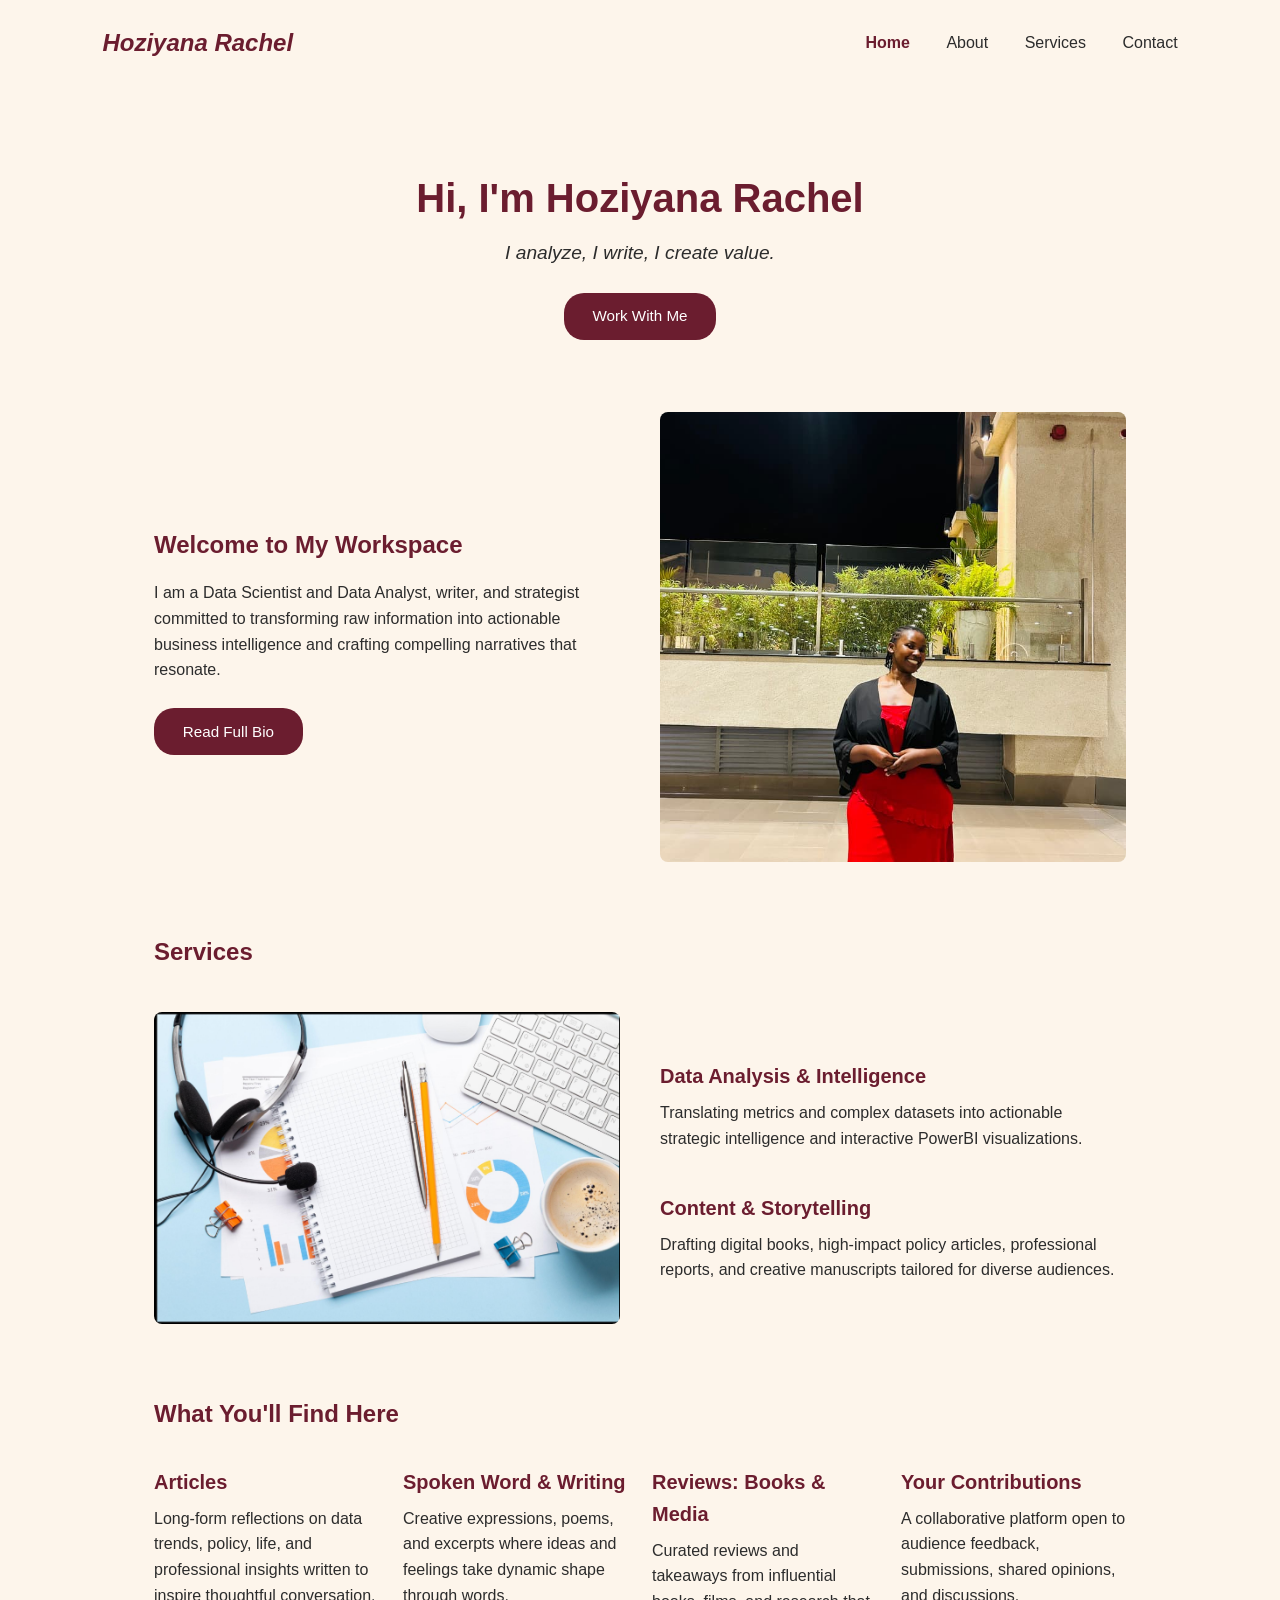
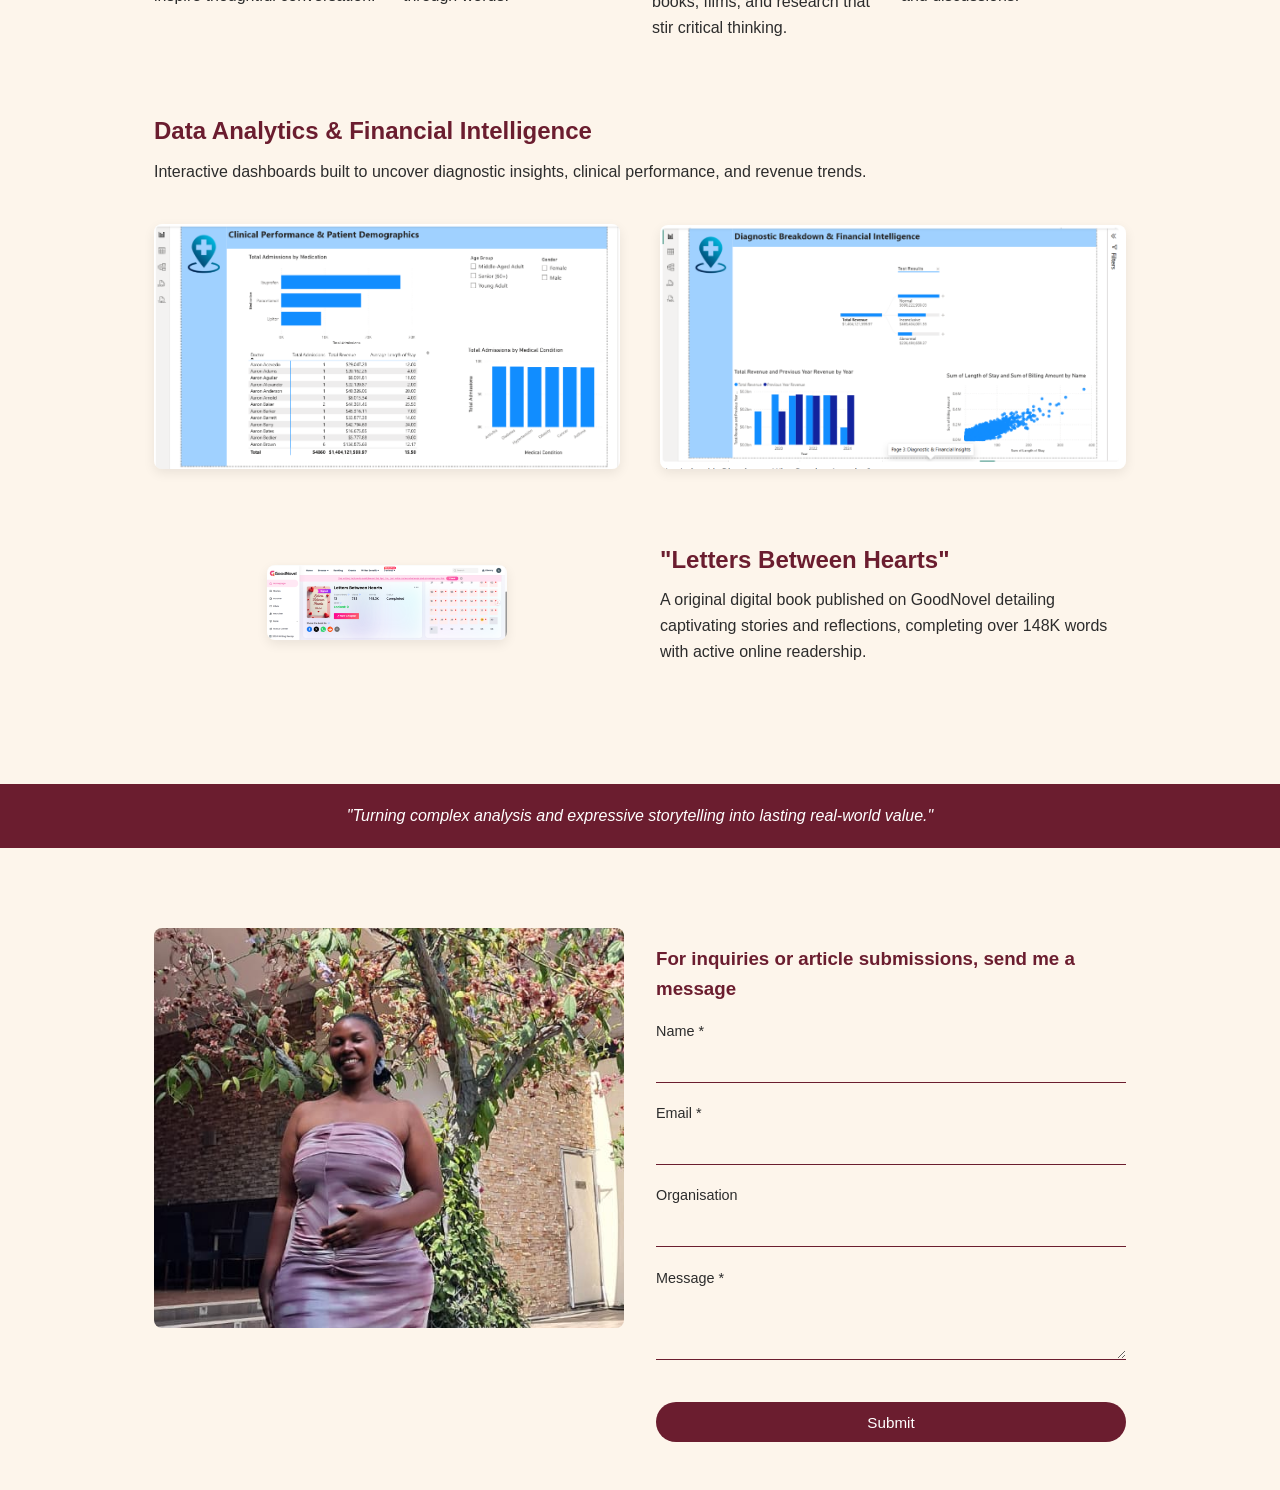
<file: index.html>
<!DOCTYPE html>
<html lang="en">
<head>
  <meta charset="UTF-8">
  <meta name="viewport" content="width=device-width, initial-scale=1.0">
  <title>Hoziyana Rachel - Portfolio</title>
  <style>
    :root {
      --bg-color: #fdf5eb;
      --primary-color: #6b1d2f;
      --text-dark: #2c2c2c;
      --white: #ffffff;
    }

    * {
      box-sizing: border-box;
      margin: 0;
      padding: 0;
      font-family: 'Segoe UI', Tahoma, Geneva, Verdana, sans-serif;
    }

    body {
      background-color: var(--bg-color);
      color: var(--text-dark);
      line-height: 1.6;
      font-family: 'Segoe UI', Tahoma, Geneva, Verdana, sans-serif;
    }

    nav {
      display: flex;
      justify-content: space-between;
      align-items: center;
      padding: 1.5rem 8%;
    }

    .brand-logo {
      font-size: 1.5rem;
      font-weight: bold;
      color: var(--primary-color);
      text-decoration: none;
      font-style: italic;
    }

    .nav-links a {
      margin-left: 2rem;
      text-decoration: none;
      color: var(--text-dark);
      font-weight: 500;
      font-family: inherit;
    }

    .container {
      max-width: 1100px;
      margin: 0 auto;
      padding: 2rem 5%;
    }

    .hero {
      text-align: center;
      padding: 3rem 1rem 2rem 1rem;
    }

    .hero h1 {
      font-size: 2.5rem;
      color: var(--primary-color);
      margin-bottom: 0.5rem;
      font-family: inherit;
    }

    .hero p {
      font-size: 1.2rem;
      font-style: italic;
      margin-bottom: 1.5rem;
    }

    .btn-primary {
      display: inline-block;
      background-color: var(--primary-color);
      color: var(--white);
      padding: 0.7rem 1.8rem;
      border-radius: 20px;
      text-decoration: none;
      border: none;
      cursor: pointer;
      font-size: 0.95rem;
    }

    .grid-2 {
      display: grid;
      grid-template-columns: repeat(auto-fit, minmax(300px, 1fr));
      gap: 2.5rem;
      align-items: center;
      margin: 2.5rem 0;
    }

    .grid-4 {
      display: grid;
      grid-template-columns: repeat(auto-fit, minmax(220px, 1fr));
      gap: 1.5rem;
      margin-top: 1.5rem;
    }

    .img-fluid {
      width: 100%;
      height: auto;
      border-radius: 8px;
      object-fit: cover;
    }

    .profile-frame {
      max-height: 450px;
      object-fit: cover;
    }

    .card {
      background: transparent;
      padding: 0.5rem 0;
      border-radius: 0;
      box-shadow: none;
    }

    .card h3 {
      color: var(--primary-color);
      margin-bottom: 0.5rem;
      font-size: 1.25rem;
      font-family: inherit;
    }

    .quote-banner {
      background-color: var(--primary-color);
      color: var(--white);
      text-align: center;
      padding: 1.2rem 2rem;
      font-style: italic;
      margin-top: 3rem;
    }

    .contact-container {
      display: grid;
      grid-template-columns: repeat(auto-fit, minmax(300px, 1fr));
      background-color: transparent;
      border-radius: 0;
      overflow: hidden;
      margin-top: 2rem;
      box-shadow: none;
      gap: 2rem;
    }

    .contact-form {
      padding: 1rem 0;
      background-color: transparent;
    }

    .form-group {
      margin-bottom: 1.2rem;
    }

    .form-group label {
      display: block;
      margin-bottom: 0.3rem;
      font-size: 0.9rem;
    }

    .form-group input, .form-group textarea {
      width: 100%;
      padding: 0.6rem;
      border: none;
      border-bottom: 1px solid var(--primary-color);
      background: transparent;
      outline: none;
      font-family: inherit;
    }
  </style>
</head>
<body>

  <nav>
    <a href="index.html" class="brand-logo">Hoziyana Rachel</a>
    <div class="nav-links">
      <a href="index.html" style="color: var(--primary-color); font-weight: bold;">Home</a>
      <a href="about.html">About</a>
      <a href="#services">Services</a>
      <a href="#contact">Contact</a>
    </div>
  </nav>

  <main class="container">
    <!-- Hero Section -->
    <section class="hero">
      <h1>Hi, I'm Hoziyana Rachel</h1>
      <p>I analyze, I write, I create value.</p>
      <a href="#contact" class="btn-primary">Work With Me</a>
    </section>

    <!-- Brief Overview Section -->
    <section id="about" class="grid-2">
      <div>
        <h2 style="color: var(--primary-color); margin-bottom: 1rem;">Welcome to My Workspace</h2>
        <p>I am a Data Scientist and Data Analyst, writer, and strategist committed to transforming raw information into actionable business intelligence and crafting compelling narratives that resonate.</p>
        <br>
        <a href="about.html" class="btn-primary">Read Full Bio</a>
      </div>
      <div>
        <img src="images/profile1.jpg" alt="Hoziyana Rachel" class="img-fluid profile-frame">
      </div>
    </section>

    <!-- Services Section -->
    <section id="services" style="margin-top: 4rem;">
      <h2 style="color: var(--primary-color); margin-bottom: 1rem;">Services</h2>
      <div class="grid-2">
        <div>
          <img src="images/desk.jpg" alt="Data Analysis and Writing" class="img-fluid">
        </div>
        <div>
          <div class="card" style="margin-bottom: 1.5rem;">
            <h3>Data Analysis & Intelligence</h3>
            <p>Translating metrics and complex datasets into actionable strategic intelligence and interactive PowerBI visualizations.</p>
          </div>
          <div class="card">
            <h3>Content & Storytelling</h3>
            <p>Drafting digital books, high-impact policy articles, professional reports, and creative manuscripts tailored for diverse audiences.</p>
          </div>
        </div>
      </div>
    </section>

    <!-- What You'll Find Here Section -->
    <section style="margin-top: 4rem;">
      <h2 style="color: var(--primary-color); margin-bottom: 1rem;">What You'll Find Here</h2>
      <div class="grid-4">
        <div class="card">
          <h3>Articles</h3>
          <p>Long-form reflections on data trends, policy, life, and professional insights written to inspire thoughtful conversation.</p>
        </div>
        <div class="card">
          <h3>Spoken Word & Writing</h3>
          <p>Creative expressions, poems, and excerpts where ideas and feelings take dynamic shape through words.</p>
        </div>
        <div class="card">
          <h3>Reviews: Books & Media</h3>
          <p>Curated reviews and takeaways from influential books, films, and research that stir critical thinking.</p>
        </div>
        <div class="card">
          <h3>Your Contributions</h3>
          <p>A collaborative platform open to audience feedback, submissions, shared opinions, and discussions.</p>
        </div>
      </div>
    </section>

    <!-- Data Dashboards Showcase Section -->
    <section style="margin-top: 4rem;">
      <h2 style="color: var(--primary-color); margin-bottom: 0.5rem;">Data Analytics & Financial Intelligence</h2>
      <p style="margin-bottom: 1.5rem;">Interactive dashboards built to uncover diagnostic insights, clinical performance, and revenue trends.</p>
      <div class="grid-2">
        <div>
          <img src="images/chart1.png" alt="Diagnostic Breakdown & Financial Intelligence Dashboard" class="img-fluid" style="box-shadow: 0 4px 12px rgba(0,0,0,0.08);">
        </div>
        <div>
          <img src="images/chart2.png" alt="Clinical Performance & Patient Demographics Dashboard" class="img-fluid" style="box-shadow: 0 4px 12px rgba(0,0,0,0.08);">
        </div>
      </div>
    </section>

    <!-- Book Showcase Section -->
    <section class="grid-2" style="margin-top: 4rem;">
      <div>
        <img src="images/book.png" alt="Letters Between Hearts Cover" class="img-fluid" style="max-width: 240px; margin: 0 auto; display: block; box-shadow: 0 4px 12px rgba(0,0,0,0.08);">
      </div>
      <div>
        <h2 style="color: var(--primary-color); margin-bottom: 0.5rem;">"Letters Between Hearts"</h2>
        <p>A original digital book published on GoodNovel detailing captivating stories and reflections, completing over 148K words with active online readership.</p>
      </div>
    </section>

  </main>

  <!-- Quote Banner -->
  <div class="quote-banner">
    <p>"Turning complex analysis and expressive storytelling into lasting real-world value."</p>
  </div>

  <!-- Contact & Submission Section -->
  <section id="contact" class="container" style="padding-top: 3rem;">
    <div class="contact-container">
      <div>
        <img src="images/profile2.jpg" alt="Hoziyana Rachel" class="img-fluid" style="height: 100%; object-fit: cover; max-height: 400px; width: 100%;">
      </div>
      <div class="contact-form">
        <h3 style="color: var(--primary-color); margin-bottom: 1rem;">For inquiries or article submissions, send me a message</h3>
        <form>
          <div class="form-group">
            <label>Name *</label>
            <input type="text" required>
          </div>
          <div class="form-group">
            <label>Email *</label>
            <input type="email" required>
          </div>
          <div class="form-group">
            <label>Organisation</label>
            <input type="text">
          </div>
          <div class="form-group">
            <label>Message *</label>
            <textarea rows="3" required></textarea>
          </div>
          <button type="submit" class="btn-primary" style="width: 100%; margin-top: 1rem;">Submit</button>
        </form>
      </div>
    </div>
  </section>

</body>
</html>
</file>
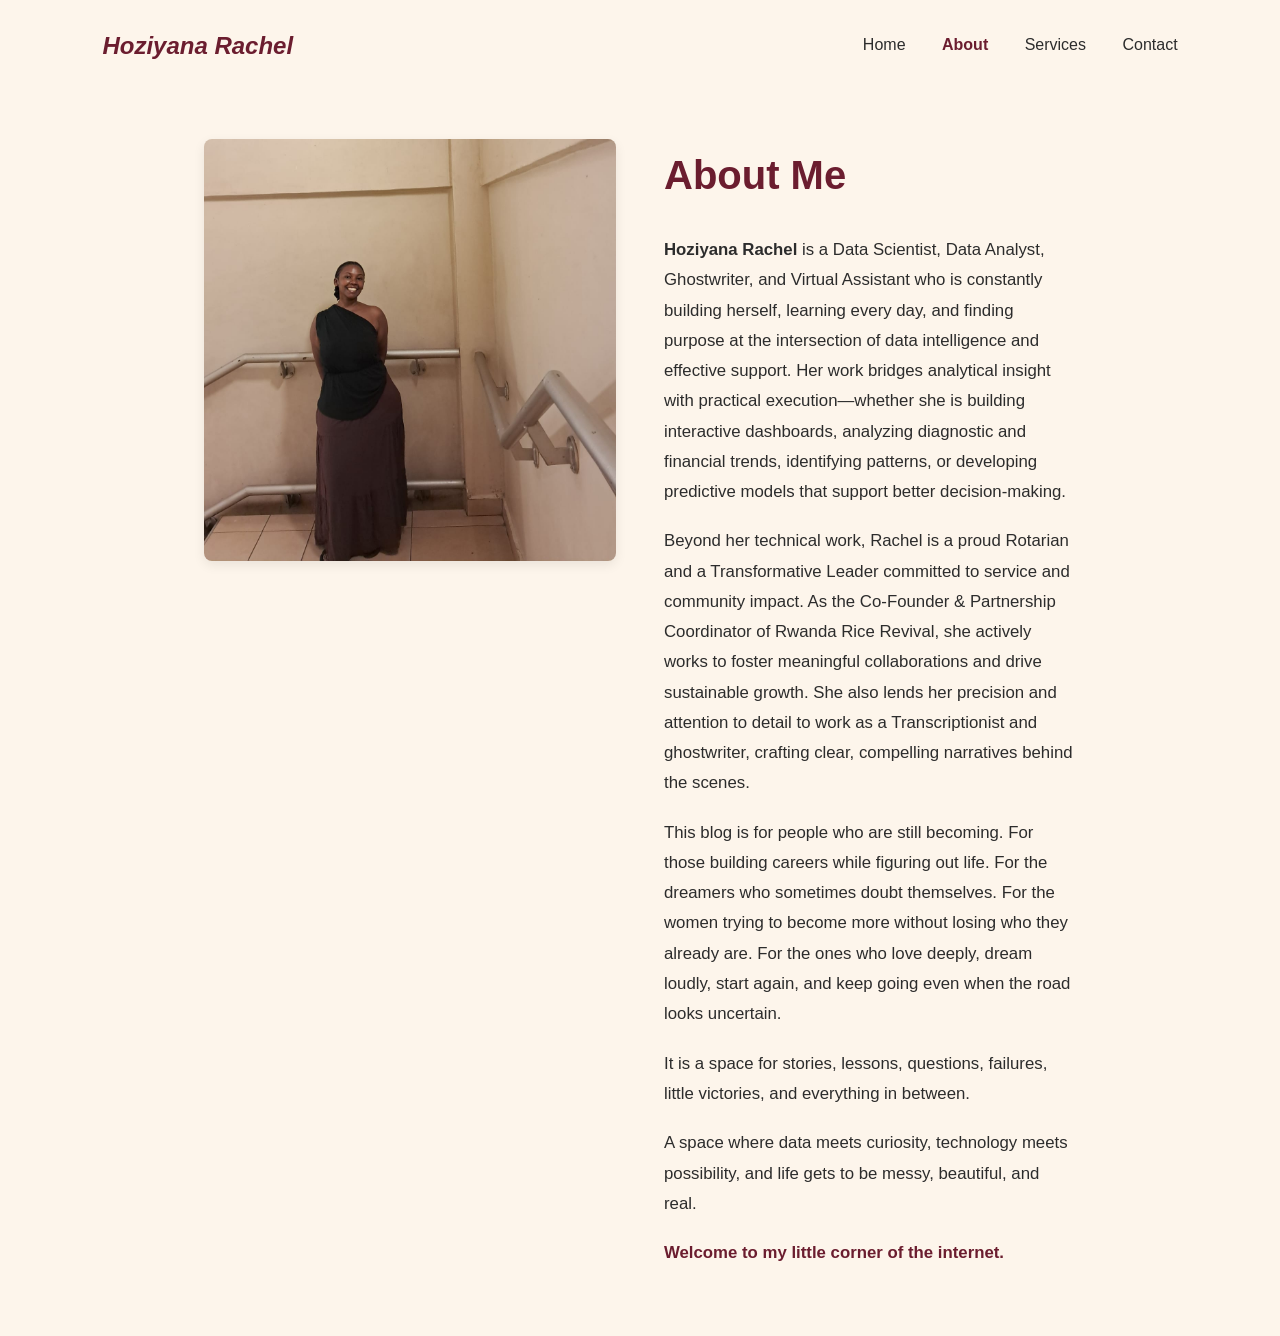
<file: about.html>
<!DOCTYPE html>
<html lang="en">
<head>
  <meta charset="UTF-8">
  <meta name="viewport" content="width=device-width, initial-scale=1.0">
  <title>About Me - Hoziyana Rachel</title>
  <style>
    :root {
      --bg-color: #fdf5eb;
      --primary-color: #6b1d2f;
      --text-dark: #2c2c2c;
    }

    * {
      box-sizing: border-box;
      margin: 0;
      padding: 0;
      font-family: 'Segoe UI', Tahoma, Geneva, Verdana, sans-serif;
    }

    body {
      background-color: var(--bg-color);
      color: var(--text-dark);
      line-height: 1.8;
      font-family: 'Segoe UI', Tahoma, Geneva, Verdana, sans-serif;
    }

    nav {
      display: flex;
      justify-content: space-between;
      align-items: center;
      padding: 1.5rem 8%;
    }

    .brand-logo {
      font-size: 1.5rem;
      font-weight: bold;
      color: var(--primary-color);
      text-decoration: none;
      font-style: italic;
    }

    .nav-links a {
      margin-left: 2rem;
      text-decoration: none;
      color: var(--text-dark);
      font-weight: 500;
      font-family: inherit;
    }

    .container {
      max-width: 1000px;
      margin: 0 auto;
      padding: 3rem 5%;
    }

    .about-grid {
      display: grid;
      grid-template-columns: repeat(auto-fit, minmax(320px, 1fr));
      gap: 3rem;
      align-items: start;
    }

    .about-img {
      width: 100%;
      border-radius: 8px;
      object-fit: cover;
      box-shadow: 0 4px 12px rgba(0,0,0,0.08);
    }

    .about-content h1 {
      color: var(--primary-color);
      font-size: 2.5rem;
      margin-bottom: 1.5rem;
      font-family: inherit;
    }

    .about-content p {
      margin-bottom: 1.2rem;
      font-size: 1.05rem;
      font-family: inherit;
      font-style: normal;
    }

    .welcome-text {
      font-weight: bold;
      color: var(--primary-color);
    }
  </style>
</head>
<body>

  <nav>
    <a href="index.html" class="brand-logo">Hoziyana Rachel</a>
    <div class="nav-links">
      <a href="index.html">Home</a>
      <a href="about.html" style="color: var(--primary-color); font-weight: bold;">About</a>
      <a href="index.html#services">Services</a>
      <a href="index.html#contact">Contact</a>
    </div>
  </nav>

  <main class="container">
    <div class="about-grid">
      <div>
        <img src="images/profile3.jpg" alt="Hoziyana Rachel" class="about-img">
      </div>
      <div class="about-content">
        <h1>About Me</h1>
        
        <p><strong>Hoziyana Rachel</strong> is a Data Scientist, Data Analyst, Ghostwriter, and Virtual Assistant who is constantly building herself, learning every day, and finding purpose at the intersection of data intelligence and effective support. Her work bridges analytical insight with practical execution—whether she is building interactive dashboards, analyzing diagnostic and financial trends, identifying patterns, or developing predictive models that support better decision-making.</p>

        <p>Beyond her technical work, Rachel is a proud Rotarian and a Transformative Leader committed to service and community impact. As the Co-Founder & Partnership Coordinator of Rwanda Rice Revival, she actively works to foster meaningful collaborations and drive sustainable growth. She also lends her precision and attention to detail to work as a Transcriptionist and ghostwriter, crafting clear, compelling narratives behind the scenes.</p>

        <p>This blog is for people who are still becoming. For those building careers while figuring out life. For the dreamers who sometimes doubt themselves. For the women trying to become more without losing who they already are. For the ones who love deeply, dream loudly, start again, and keep going even when the road looks uncertain.</p>

        <p>It is a space for stories, lessons, questions, failures, little victories, and everything in between.</p>

        <p>A space where data meets curiosity, technology meets possibility, and life gets to be messy, beautiful, and real.</p>

        <p class="welcome-text">Welcome to my little corner of the internet.</p>
      </div>
    </div>
  </main>

</body>
</html>
</file>
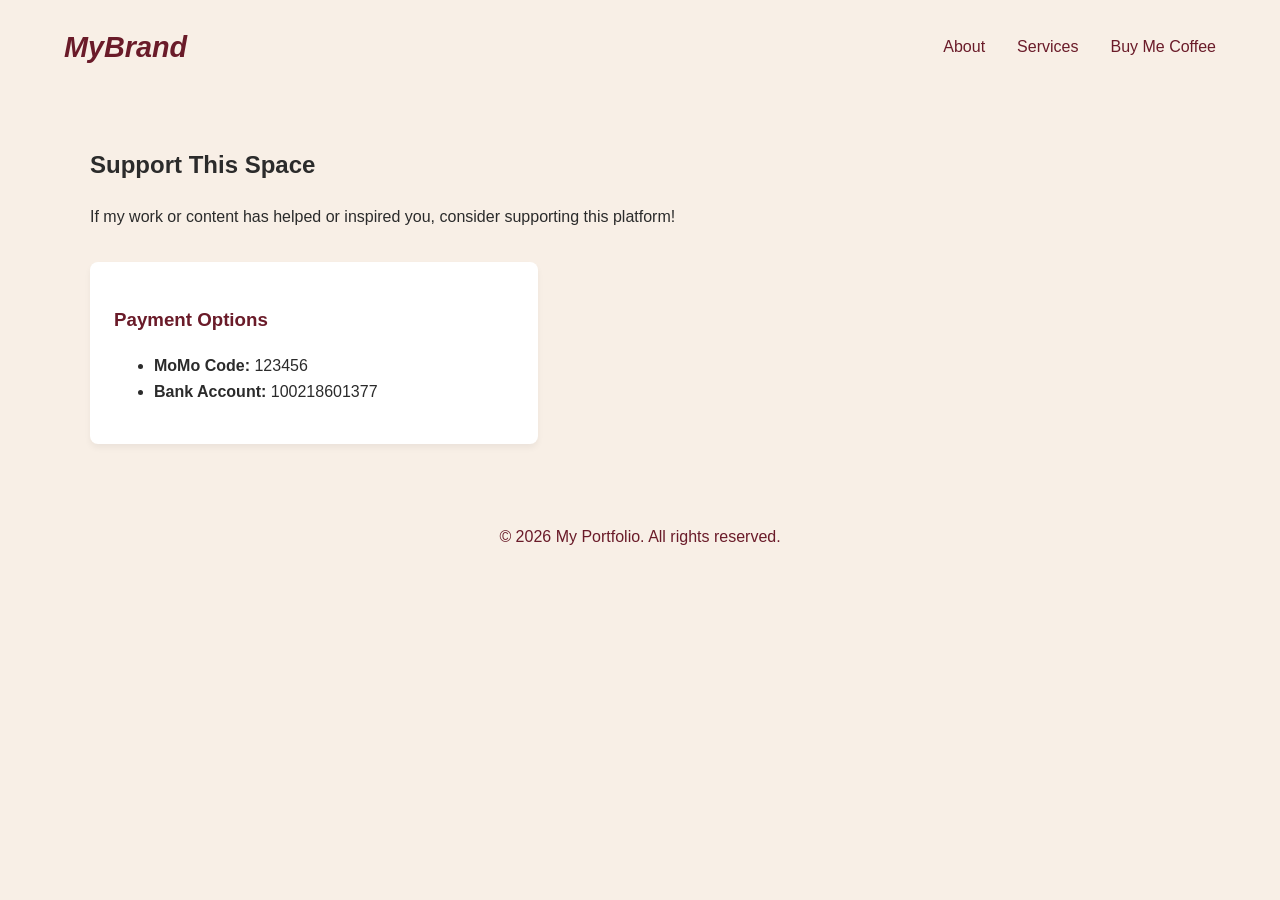
<file: support.html>
<!DOCTYPE html>
<html lang="en">
<head>
  <meta charset="UTF-8">
  <meta name="viewport" content="width=device-width, initial-scale=1.0">
  <title>Support - My Portfolio</title>
  <link rel="stylesheet" href="style.css">
</head>
<body>

  <nav>
    <a href="index.html" class="logo">MyBrand</a>
    <ul class="nav-links">
      <li><a href="about.html">About</a></li>
      <li><a href="index.html#services">Services</a></li>
      <li><a href="support.html">Buy Me Coffee</a></li>
    </ul>
  </nav>

  <main class="container">
    <h2>Support This Space</h2>
    <p>If my work or content has helped or inspired you, consider supporting this platform!</p>

    <div class="card" style="max-width: 400px; margin-top: 2rem;">
      <h3>Payment Options</h3>
      <ul>
        <li><strong>MoMo Code:</strong> 123456</li>
        <li><strong>Bank Account:</strong> 100218601377</li>
      </ul>
    </div>
  </main>

  <footer>
    <p>&copy; 2026 My Portfolio. All rights reserved.</p>
  </footer>

</body>
</html>
</file>
<file: style.css>
/* Color Theme & Typography */
:root {
  --bg-color: #F8EFE6;
  --text-dark: #2B2B2B;
  --accent-burgundy: #6A1B29;
  --card-bg: #FFFFFF;
}

body {
  margin: 0;
  padding: 0;
  background-color: var(--bg-color);
  color: var(--text-dark);
  font-family: 'Segoe UI', Tahoma, Geneva, Verdana, sans-serif;
  line-height: 1.6;
}

/* Navigation */
nav {
  display: flex;
  justify-content: space-between;
  align-items: center;
  padding: 1.5rem 5%;
}

.logo {
  font-size: 1.8rem;
  font-weight: bold;
  font-style: italic;
  color: var(--accent-burgundy);
  text-decoration: none;
}

.nav-links {
  list-style: none;
  display: flex;
  gap: 2rem;
  margin: 0;
  padding: 0;
}

.nav-links a {
  text-decoration: none;
  color: var(--accent-burgundy);
  font-weight: 500;
}

/* Buttons */
.btn-primary {
  background-color: var(--accent-burgundy);
  color: #FFF;
  padding: 0.75rem 1.5rem;
  border-radius: 25px;
  text-decoration: none;
  display: inline-block;
  border: none;
  cursor: pointer;
  font-weight: bold;
}

/* Layout Sections */
.container {
  width: 90%;
  max-width: 1100px;
  margin: 0 auto;
  padding: 2rem 0;
}

.hero {
  text-align: center;
  padding: 4rem 1rem;
}

.hero h1 {
  font-size: 2.8rem;
  color: var(--accent-burgundy);
  margin-bottom: 0.5rem;
}

.hero p {
  font-size: 1.2rem;
  font-style: italic;
  margin-bottom: 1.5rem;
}

.services-grid, .grid-2-col {
  display: grid;
  grid-template-columns: repeat(auto-fit, minmax(280px, 1fr));
  gap: 2rem;
  margin-top: 2rem;
}

.card {
  background: var(--card-bg);
  padding: 1.5rem;
  border-radius: 8px;
  box-shadow: 0 4px 6px rgba(0,0,0,0.05);
}

.card h3 {
  color: var(--accent-burgundy);
}

/* Contact Form */
.contact-form {
  display: flex;
  flex-direction: column;
  gap: 1rem;
  max-width: 500px;
  margin: 0 auto;
}

.contact-form input, .contact-form textarea {
  width: 100%;
  padding: 0.8rem;
  border: 1px solid #CCC;
  border-radius: 4px;
}

footer {
  text-align: center;
  padding: 2rem;
  color: var(--accent-burgundy);
}
</file>
